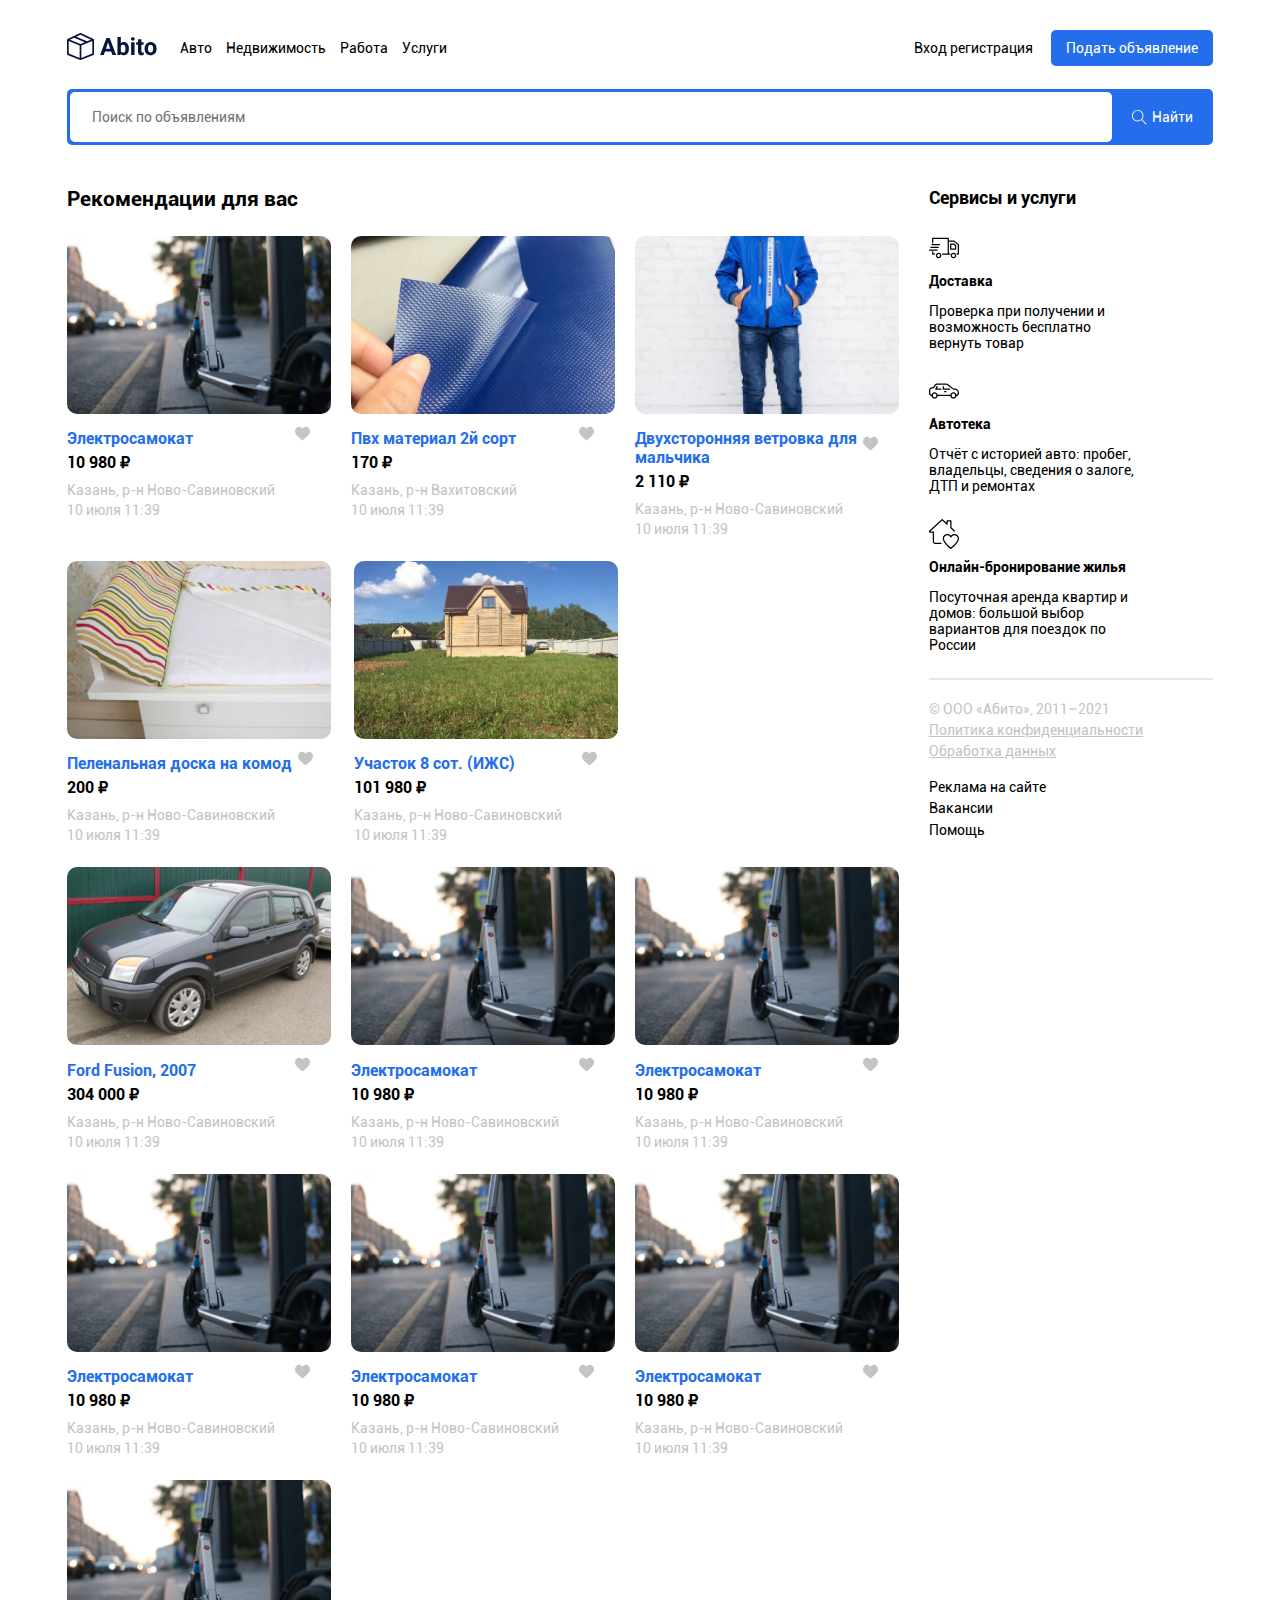
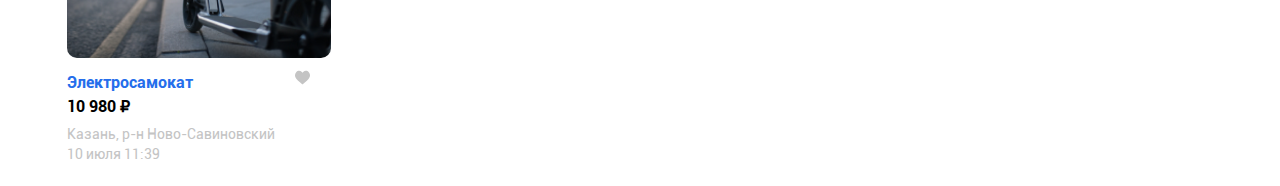
<file: index.html>
<!DOCTYPE html>
<html lang="en">

<head>
  <meta charset="UTF-8" />
  <meta http-equiv="X-UA-Compatible" content="IE=edge" />
  <meta name="viewport" content="width=device-width, initial-scale=1.0" />
  <title>Abito - доска объявлений</title>
  <link rel="stylesheet" href="css/normalize.css" />
  <link rel="stylesheet" href="css/style.css" />
</head>

<body>
  <header class="header container">
    <div class="navbar">
      <a href="/index.html" class="logo">
        <img src="img/logo.svg" alt="logo: Abito" class="logo-image" />
      </a>

      <div class="navbar-panel">
        <button class="close-menu">
          <svg width="21" height="22" viewBox="0 0 21 22" fill="none" xmlns="http://www.w3.org/2000/svg">
            <path d="M0.5 1L20.5 21M0.5 21L20.5 1" stroke="black" />
          </svg>
        </button>

        <nav class="navbar-menu">
          <ul class="menu">
            <li class="menu-item">
              <a href="#" class="menu-link">Авто</a>
            </li>
            <li class="menu-item">
              <a href="#" class="menu-link">Недвижимость</a>
            </li>
            <li class="menu-item">
              <a href="#" class="menu-link">Работа</a>
            </li>
            <li class="menu-item">
              <a href="#" class="menu-link">Услуги</a>
            </li>
          </ul>
        </nav>
        <!-- /.navbar-menu -->
        <div class="button-group">
          <a href="#" class="button button-link">Вход регистрация</a>
          <a href="#" class="button button-primery">Подать объявление</a>
        </div>
        <!-- /.button-group -->
      </div>
      <!-- /.navbar-panel -->

      <button class="menu-button">
        <svg width="30" height="30" viewBox="0 0 30 30" fill="none" xmlns="http://www.w3.org/2000/svg">
          <path
            d="M0.937476 9.37501H29.0624C29.58 9.37501 29.9999 8.95498 29.9999 8.43754C29.9999 7.92002 29.5799 7.50006 29.0624 7.50006H0.937476C0.419955 7.50006 0 7.92009 0 8.43754C0 8.95498 0.420033 9.37501 0.937476 9.37501Z"
            fill="black" />
          <path
            d="M29.0624 14.0626H0.937476C0.419955 14.0626 0 14.4826 0 15C0 15.5175 0.420033 15.9375 0.937476 15.9375H29.0624C29.58 15.9375 29.9999 15.5175 29.9999 15C29.9999 14.4826 29.58 14.0626 29.0624 14.0626Z"
            fill="black" />
          <path
            d="M29.0625 20.625H10.3125C9.79495 20.625 9.375 21.0451 9.375 21.5625C9.375 22.08 9.79503 22.5 10.3125 22.5H29.0625C29.58 22.5 29.9999 22.0799 29.9999 21.5625C30 21.045 29.58 20.625 29.0625 20.625Z"
            fill="black" />
        </svg>
      </button>

    </div>
    <!-- /.navbar -->

    <div class="search-panel">
      <input type="search" class="search-input" placeholder="Поиск по объявлениям" />
      <button class="search-button">
        <svg class="search-icon" width="15" height="15" viewBox="0 0 15 15" fill="none"
          xmlns="http://www.w3.org/2000/svg">
          <g clip-path="url(#clip0)">
            <path
              d="M14.6506 14.0012L10.0862 9.43675C10.9465 8.43352 11.4706 7.13293 11.4706 5.71058C11.4706 2.54822 8.89765 -0.0247192 5.7353 -0.0247192C4.20353 -0.0247192 2.76265 0.571751 1.67824 1.6544C0.595589 2.73793 -0.000881376 4.17881 9.77541e-07 5.71058C9.77541e-07 8.87293 2.57294 11.4459 5.7353 11.4459C7.15765 11.4459 8.45912 10.9218 9.46235 10.0615L14.0268 14.6259L14.6506 14.0012ZM5.7353 10.5635C3.06 10.5635 0.882354 8.38675 0.882354 5.71058C0.881472 4.41352 1.38618 3.19499 2.30294 2.2791C3.21882 1.36234 4.43824 0.857634 5.7353 0.857634C8.41059 0.857634 10.5882 3.0344 10.5882 5.71058C10.5882 8.38587 8.41059 10.5635 5.7353 10.5635Z"
              fill="white" />
          </g>
          <defs>
            <clipPath id="clip0">
              <rect width="15" height="15" fill="white" />
            </clipPath>
          </defs>
        </svg>

        <span class="search-button-text">Найти</span>
      </button>
    </div>
    <!-- /.search-panel -->
  </header>

  <div class="page-content container">
    <main class="main">
      <h2 class="page-title">Рекомендации для вас</h2>
      <div class="cards">

        <div class="card">
          <a href="single.html" class="card-link">
            <img src="img/card-image1.jpg" alt="photo" class="card-image" />
          </a>
          <div class="card-header">
            <a href="single.html" class="card-link">
              <h3 class="card-title">Электросамокат</h3>
            </a>
            <button class="like">
              <img src="img/like.svg" alt="like" />
            </button>
          </div>
          <!-- /.card-header -->
          <strong class="card-price">10 980 ₽</strong>
          <p class="card-text">Казань, р-н Ново-Савиновский</p>
          <p class="card-text">10 июля 11:39</p>
        </div>
        <!-- /.card1 -->
        <div class="card">
          <a href="single.html" class="card-link">
            <img src="img/card-image2.jpg" alt="photo" class="card-image" />
          </a>
          <div class="card-header">
            <a href="single.html" class="card-link">
              <h3 class="card-title">Пвх материал 2й сорт</h3>
            </a>
            <button class="like">
              <img src="img/like.svg" alt="like" />
            </button>
          </div>
          <!-- /.card-header -->
          <strong class="card-price">170 ₽</strong>
          <p class="card-text">Казань, р-н Вахитовский</p>
          <p class="card-text">10 июля 11:39</p>
        </div>
        <!-- /.card2 -->
        <div class="card">
          <a href="single.html" class="card-link">
            <img src="img/card-image3.jpg" alt="photo" class="card-image" />
          </a>
          <div class="card-header">
            <a href="single.html" class="card-link">
              <h3 class="card-title">
                Двухсторонняя ветровка для<br />мальчика
              </h3>
            </a>
            <button class="like">
              <img src="img/like.svg" alt="like" />
            </button>
          </div>
          <!-- /.card-header -->
          <strong class="card-price">2 110 ₽</strong>
          <p class="card-text">Казань, р-н Ново-Савиновский</p>
          <p class="card-text">10 июля 11:39</p>
        </div>
        <!-- /.card3 -->
        <div class="card">
          <a href="single.html" class="card-link">
            <img src="img/card-image4.jpg" alt="photo" class="card-image" />
          </a>
          <div class="card-header">
            <a href="single.html" class="card-link">
              <h3 class="card-title">Пеленальная доска на комод</h3>
            </a>
            <button class="like">
              <img src="img/like.svg" alt="like" />
            </button>
          </div>
          <!-- /.card-header -->
          <strong class="card-price">200 ₽</strong>
          <p class="card-text">Казань, р-н Ново-Савиновский</p>
          <p class="card-text">10 июля 11:39</p>
        </div>
        <!-- /.card4 -->
        <div class="card">
          <a href="single.html" class="card-link">
            <img src="img/card-image5.jpg" alt="photo" class="card-image" />
          </a>
          <div class="card-header">
            <a href="single.html" class="card-link">
              <h3 class="card-title">Участок 8 сот. (ИЖС)</h3>
            </a>
            <button class="like">
              <img src="img/like.svg" alt="like" />
            </button>
          </div>
          <!-- /.card-header -->
          <strong class="card-price">101 980 ₽</strong>
          <p class="card-text">Казань, р-н Ново-Савиновский</p>
          <p class="card-text">10 июля 11:39</p>
        </div>
        <!-- /.card5 -->
        <div class="card">
          <a href="single.html" class="card-link">
            <img src="img/card-image6.jpg" alt="photo" class="card-image" />
          </a>
          <div class="card-header">
            <a href="single.html" class="card-link">
              <h3 class="card-title">Ford Fusion, 2007</h3>
            </a>
            <button class="like">
              <img src="img/like.svg" alt="like" />
            </button>
          </div>
          <!-- /.card-header -->
          <strong class="card-price">304 000 ₽</strong>
          <p class="card-text">Казань, р-н Ново-Савиновский</p>
          <p class="card-text">10 июля 11:39</p>
        </div>
        <!-- /.card6 -->
        <div class="card">
          <a href="single.html" class="card-link">
            <img src="img/card-image1.jpg" alt="photo" class="card-image" />
          </a>
          <div class="card-header">
            <a href="single.html" class="card-link">
              <h3 class="card-title">Электросамокат</h3>
            </a>
            <button class="like">
              <img src="img/like.svg" alt="like" />
            </button>
          </div>
          <!-- /.card-header -->
          <strong class="card-price">10 980 ₽</strong>
          <p class="card-text">Казань, р-н Ново-Савиновский</p>
          <p class="card-text">10 июля 11:39</p>
        </div>
        <!-- /.card7 -->
        <div class="card">
          <a href="single.html" class="card-link">
            <img src="img/card-image1.jpg" alt="photo" class="card-image" />
          </a>
          <div class="card-header">
            <a href="single.html" class="card-link">
              <h3 class="card-title">Электросамокат</h3>
            </a>
            <button class="like">
              <img src="img/like.svg" alt="like" />
            </button>
          </div>
          <!-- /.card-header -->
          <strong class="card-price">10 980 ₽</strong>
          <p class="card-text">Казань, р-н Ново-Савиновский</p>
          <p class="card-text">10 июля 11:39</p>
        </div>
        <!-- /.card8 -->
        <div class="card">
          <a href="single.html" class="card-link">
            <img src="img/card-image1.jpg" alt="photo" class="card-image" />
          </a>
          <div class="card-header">
            <a href="single.html" class="card-link">
              <h3 class="card-title">Электросамокат</h3>
            </a>
            <button class="like">
              <img src="img/like.svg" alt="like" />
            </button>
          </div>
          <!-- /.card-header -->
          <strong class="card-price">10 980 ₽</strong>
          <p class="card-text">Казань, р-н Ново-Савиновский</p>
          <p class="card-text">10 июля 11:39</p>
        </div>
        <!-- /.card9 -->
        <div class="card">
          <a href="single.html" class="card-link">
            <img src="img/card-image1.jpg" alt="photo" class="card-image" />
          </a>
          <div class="card-header">
            <a href="single.html" class="card-link">
              <h3 class="card-title">Электросамокат</h3>
            </a>
            <button class="like">
              <img src="img/like.svg" alt="like" />
            </button>
          </div>
          <!-- /.card-header -->
          <strong class="card-price">10 980 ₽</strong>
          <p class="card-text">Казань, р-н Ново-Савиновский</p>
          <p class="card-text">10 июля 11:39</p>
        </div>
        <!-- /.card10 -->
        <div class="card">
          <a href="single.html" class="card-link">
            <img src="img/card-image1.jpg" alt="photo" class="card-image" />
          </a>
          <div class="card-header">
            <a href="single.html" class="card-link">
              <h3 class="card-title">Электросамокат</h3>
            </a>
            <button class="like">
              <img src="img/like.svg" alt="like" />
            </button>
          </div>
          <!-- /.card-header -->
          <strong class="card-price">10 980 ₽</strong>
          <p class="card-text">Казань, р-н Ново-Савиновский</p>
          <p class="card-text">10 июля 11:39</p>
        </div>
        <!-- /.card11 -->
        <div class="card">
          <a href="single.html" class="card-link">
            <img src="img/card-image1.jpg" alt="photo" class="card-image" />
          </a>
          <div class="card-header">
            <a href="single.html" class="card-link">
              <h3 class="card-title">Электросамокат</h3>
            </a>
            <button class="like">
              <img src="img/like.svg" alt="like" />
            </button>
          </div>
          <!-- /.card-header -->
          <strong class="card-price">10 980 ₽</strong>
          <p class="card-text">Казань, р-н Ново-Савиновский</p>
          <p class="card-text">10 июля 11:39</p>
        </div>
        <!-- /.card12 -->
      </div>
      <!-- /.cards -->
    </main>
    <aside class="sidebar">
      <h4 class="page-title">Сервисы и услуги</h4>
      <div class="service">
        <img src="img/shipping.svg" alt="icon: shipping" class="service-image" />
        <h5 class="service-title">Доставка</h5>
        <p class="service-text">
          Проверка при получении и возможность бесплатно вернуть товар
        </p>
      </div>
      <!-- /.service1 -->
      <div class="service">
        <img src="img/car.svg" alt="icon: shipping" class="service-image" />
        <h5 class="service-title">Автотека</h5>
        <p class="service-text">
          Отчёт с историей авто: пробег, владельцы, сведения о залоге, ДТП и
          ремонтах
        </p>
      </div>
      <!-- /.service2 -->
      <div class="service">
        <img src="img/home.svg" alt="icon: shipping" class="service-image" />
        <h5 class="service-title">Онлайн-бронирование жилья</h5>
        <p class="service-text">
          Посуточная аренда квартир и домов: большой выбор вариантов для
          поездок по России
        </p>
      </div>
      <!-- /.service3 -->

      <hr color="#e5e5e5" />
      <footer class="footer">
        <p class="footer-text">© ООО «Абито», 2011–2021</p>
        <ul class="footer-menu">
          <li class="footer-menu-item">
            <a href="#" class="footer-text">Политика конфиденциальности</a>
          </li>
          <li class="footer-menu-item">
            <a href="#" class="footer-text">Обработка данных</a>
          </li>
        </ul>

        <ul class="footer-menu">
          <li class="footer-menu-item">
            <a href="#" class="footer-link">Реклама на сайте</a>
          </li>
          <li class="footer-menu-item">
            <a href="#" class="footer-link">Вакансии</a>
          </li>
          <li class="footer-menu-item">
            <a href="#" class="footer-link">Помощь</a>
          </li>
        </ul>
      </footer>
      <!-- /.footer -->
    </aside>
  </div>
  <script src="https://unpkg.com/swiper/swiper-bundle.min.js"></script>
  <script src="js/main.js"></script>
</body>

</html>
</file>
<file: css/style.css>
@font-face {
  font-family: "Roboto";
  font-weight: 400;
  src: url("../fonts/roboto-regular.woff2") format("woff2");
  font-display: swap;
}

@font-face {
  font-family: "Roboto";
  font-weight: 700;
  src: url("../fonts/roboto-bold.woff2") format("woff2");
  font-display: swap;
}

body {
  font-family: "Roboto", sans-serif;
  font-size: 14px;
  columns: #0a143a;
}

.container {
  max-width: 1146px;
  margin: auto;
}
.header {
  padding-top: 30px;
  padding-bottom: 30px;
  margin-bottom: 12px;
}

.navbar {
  display: flex;
  align-items: center;
  justify-content: space-between;
  margin-bottom: 23px;
}
.navbar-panel {
  flex-grow: 1; /*растянуть по ширине*/
  display: flex;
  align-items: center;
}
.navbar-menu {
  margin-right: auto;
}

.menu {
  list-style: none;
  margin: 0;
  padding-left: 22px;
  padding-right: 22px;
  display: flex;
}

.menu-item:not(:last-child) {
  margin-right: 14px;
}

.menu-link {
  text-decoration: none;
  color: inherit;
}
.button {
  text-decoration: none;
  display: inline-block;
  padding: 10px 15px;
  cursor: pointer;
}
.button-link {
  color: inherit;
}
.button-primery {
  background: #256eeb;
  border-radius: 5px;
  color: #fff;
}

.search-panel {
  height: 50px;
  background: #256eeb;
  border-radius: 5px;
  display: flex;
  padding: 3px;
}

.search-input {
  flex-grow: 1;
  background: #fff;
  border-radius: 5px;
  border: none;
  padding-left: 22px;
  padding-right: 22px;
}
.search-button {
  background: #256eeb;
  border: none;
  color: #fff;
  padding-left: 20px;
  padding-right: 17px;
  display: flex;
  align-items: center;
}
.search-button-text {
  margin-left: 5px;
}

.page-content {
  display: grid;
  grid-template-columns: 9fr 3fr;
  grid-column-gap: 10px;
}
.card-image {
  border-radius: 10px;
  width: 264px;
  height: 178px;
  object-fit: cover;
}

.cards {
  display: flex;
  flex-wrap: wrap;
}
.card {
  margin-bottom: 20px;
  margin-right: 20px;
}
/* .card:not(:nth-child(3n)) {
  margin-right: 20px;
} */
.card-title {
  font-weight: 700;
  font-size: 16px;
  line-height: 19px;
  color: #256eeb;
  margin-top: 12px;
  margin-bottom: 5px;
}
.card-header {
  display: flex;
  justify-content: space-between;
  align-items: center;
}
.like {
  background-color: #fff;
  border: none;
  cursor: pointer;
  margin-right: 15px;
}
.card-link {
  text-decoration: none;
}
.card-price {
  display: block;
  font-size: 16px;
  line-height: 19px;
  margin-bottom: 10px;
}
.card-text {
  font-weight: 400;
  font-size: 14px;
  line-height: 16px;
  color: #c4c4c4;
  margin-top: 0;
  margin-bottom: 4px;
}
.sidebar .page-title {
  font-size: 18px;
  line-height: 21px;
}
.service {
  margin-bottom: 25px;
}
.service-title {
  font-weight: 700;
  font-size: 14px;
  line-height: 16px;
  margin-top: 7px;
  margin-bottom: 5px;
}

.service-text {
  font-weight: 400;
  font-size: 14px;
  line-height: 16px;
  max-width: 217px;
}
.footer-text {
  display: inline-block;
  font-size: 14px;
  line-height: 16px;
  color: #c4c4c4;
  margin-bottom: 5px;
}
.footer-menu {
  margin: 0;
  padding: 0;
  list-style: none;
  margin-bottom: 15px;
}
.footer-link {
  color: inherit;
  text-decoration: none;
  display: inline-block;
  margin-bottom: 5px;
}

.main-single {
  display: flex;
  align-items: flex-start;
}
.content {
  max-width: 460px;
  margin-right: 30px;
}

.swiper-container {
  width: 100%;
  height: 300px;
  margin-left: auto;
  margin-right: auto;
}

.swiper-slide {
  background-size: cover;
  background-position: center;
}

.mySwiper2 {
  width: 100%;
  border-radius: 10px;
}

.mySwiper {
  height: 20%;
  box-sizing: border-box;
  padding: 10px 0;
}

.mySwiper .swiper-slide {
  width: 25%;
  height: 100%;
  opacity: 0.4;
  border-radius: 10px;
}

.mySwiper .swiper-slide-thumb-active {
  opacity: 1;
}

.swiper-slide img {
  display: block;
  width: 100%;
  height: 100%;
  object-fit: cover;
  border-radius: 3px;
}
.single-price {
  font-size: 24px;
  line-height: 28px;
  margin-top: 0;
  margin-bottom: 25px;
  display: block;
}
.page-title {
  margin-top: 0;
  margin-bottom: 25px;
}
.content-text {
  font-size: 14px;
  line-height: 140%;
}
.author {
  min-width: 264px;
}
.author-wrapper {
  display: flex;
  align-items: center;
  justify-content: space-between;
  margin-top: 25px;
  margin-bottom: 30px;
}
.author-avatar {
  width: 50px;
  height: 50px;
  object-fit: cover;
  border-radius: 50%;
}
.author-name {
  font-weight: 700;
  font-size: 14px;
  line-height: 16px;
  display: block;
  margin-bottom: 4px;
}
.rating {
  margin-bottom: 5px;
}
.rating-counter {
  margin-left: 10px;
  opacity: 0.5;
}
.author-status {
  font-size: 12px;
  line-height: 14px;
}
.button-block {
  display: block;
  width: 100%;
  height: 54px;
  margin-bottom: 14px;
  border: none;
  color: #fff;
}

.button-succes {
  background-color: #14b4be;
  border-radius: 5px;
}

.menu-button {
  background-color: #fff;
  border: none;
  cursor: pointer;
  display: none;
}
.close-menu {
  display: none;
}

@media (max-width: 1200px) {
  .container {
    max-width: 960px;
  }
  .card {
    width: 45%;
  }
  .card-image {
    width: 100%;
    height: 200px;
  }
  .main-single {
    flex-direction: column;
    align-items: center;
    justify-content: center;
  }
}
/* планшет */
@media (max-width: 992px) {
  .container {
    max-width: 740px;
  }
  .card-image {
    height: 150px;
  }
}
@media (max-width: 768px) {
  .container {
    max-width: 560px;
  }
  .card {
    width: 100%;
  }
  .page-content {
    grid-template-columns: 8fr 4fr;
  }
  .menu-button {
    display: block;
  }
  .close-menu {
    display: block;
    position: absolute;
    right: 30px;
    top: 30px;
    cursor: pointer;
    background-color: #fff;
    border: none;
  }
  .navbar-panel {
    position: fixed;
    right: 0;
    top: 0;
    width: 100%;
    height: 100%;
    background-color: #fff;
    z-index: 9;
    flex-direction: column;
    align-items: center;
    justify-content: center;
    transform: transform 0.2s, opacity 0.2s;
    transform: translateX(100%);
    opacity: 0;
  }
  .open {
    transform: translateX(0%);
    opacity: 1;
  }
  .navbar-menu {
    margin-left: auto;
    margin-bottom: 20px;
  }
  .menu {
    flex-direction: column;
    align-items: center;
    justify-content: center;
  }
  .menu-item:not(:last-child) {
    margin-right: 0;
    margin-bottom: 10px;
  }
  .button-group {
    display: flex;
    flex-direction: column;
  }
}
@media (max-width: 576px) {
  .container {
    max-width: 90%;
  }
  .page-content {
    grid-template-columns: 12fr;
  }
  .card {
    margin-right: 0;
  }
  .card-image {
    height: 250px;
  }
  .search-button-text {
    display: none;
  }
}
</file>
